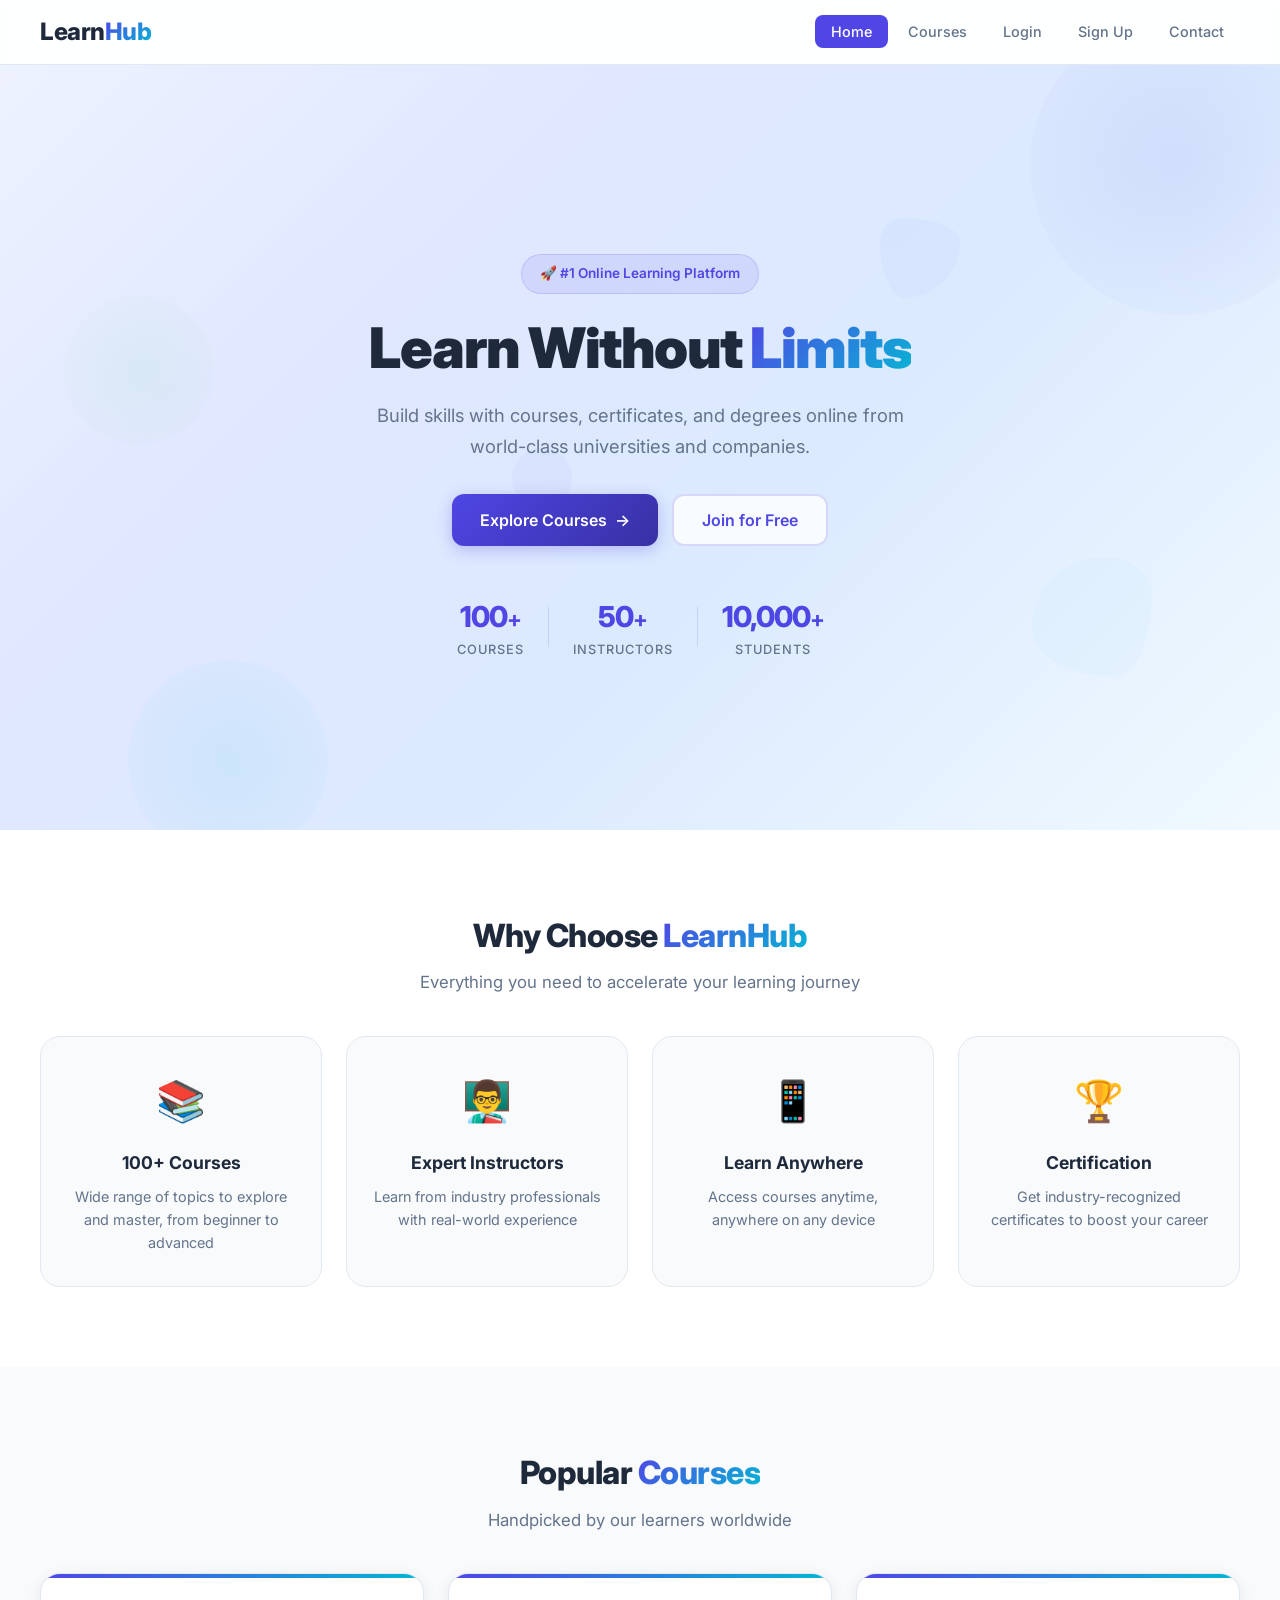
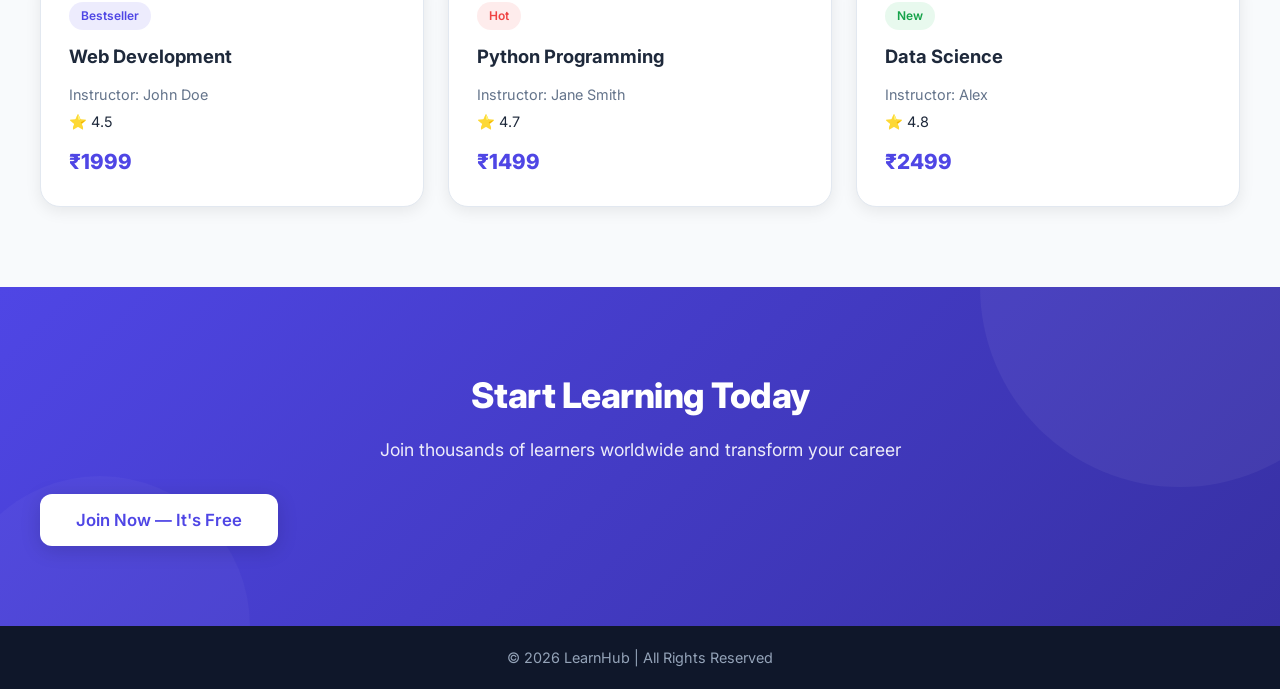
<file: index.html>
<!DOCTYPE html>
<html lang="en">

<head>
    <meta charset="UTF-8">
    <meta name="viewport" content="width=device-width, initial-scale=1.0">
    <meta name="description"
        content="LearnHub — Build skills with expert-led online courses, certifications, and degrees. Start learning today.">
    <title>LearnHub — Learn Without Limits</title>
    <link rel="preconnect" href="https://fonts.googleapis.com">
    <link rel="preconnect" href="https://fonts.gstatic.com" crossorigin>
    <link href="https://fonts.googleapis.com/css2?family=Inter:wght@400;500;600;700;800;900&display=swap"
        rel="stylesheet">
    <link rel="stylesheet" href="styles.css">
</head>

<body>

    <!-- NAVBAR -->
    <header>
        <nav>
            <a href="index.html" class="logo">Learn<span>Hub</span></a>
            <ul>
                <li><a href="index.html" class="active">Home</a></li>
                <li><a href="courses.html">Courses</a></li>
                <li><a href="login.html">Login</a></li>
                <li><a href="signup.html">Sign Up</a></li>
                <li><a href="contact.html">Contact</a></li>
            </ul>
        </nav>
    </header>

    <!-- HERO SECTION -->
    <section class="hero">
        <!-- Floating animated shapes -->
        <div class="hero-particles">
            <div class="particle particle-1"></div>
            <div class="particle particle-2"></div>
            <div class="particle particle-3"></div>
            <div class="particle particle-4"></div>
            <div class="particle particle-5"></div>
            <div class="particle particle-6"></div>
        </div>

        <div class="hero-content">
            <div class="hero-text">
                <span class="hero-badge">🚀 #1 Online Learning Platform</span>
                <h1>Learn Without <span class="gradient-text">Limits</span></h1>
                <p class="hero-subtitle">Build skills with courses, certificates, and degrees online from world-class
                    universities and companies.</p>
                <div class="hero-cta">
                    <button class="btn-primary" onclick="location.href='courses.html'">
                        Explore Courses
                        <span class="btn-arrow">→</span>
                    </button>
                    <button class="btn-secondary" onclick="location.href='signup.html'">
                        Join for Free
                    </button>
                </div>
                <div class="hero-stats">
                    <div class="stat">
                        <span class="stat-number">100<span class="stat-plus">+</span></span>
                        <span class="stat-label">Courses</span>
                    </div>
                    <div class="stat-divider"></div>
                    <div class="stat">
                        <span class="stat-number">50<span class="stat-plus">+</span></span>
                        <span class="stat-label">Instructors</span>
                    </div>
                    <div class="stat-divider"></div>
                    <div class="stat">
                        <span class="stat-number">10,000<span class="stat-plus">+</span></span>
                        <span class="stat-label">Students</span>
                    </div>
                </div>
            </div>

        </div>
    </section>

    <!-- FEATURES -->
    <section class="features">
        <h2>Why Choose <span class="gradient-text">LearnHub</span></h2>
        <p class="section-subtitle">Everything you need to accelerate your learning journey</p>
        <div class="feature-grid">

            <div class="feature-card">
                <div class="feature-icon">📚</div>
                <h3>100+ Courses</h3>
                <p>Wide range of topics to explore and master, from beginner to advanced</p>
            </div>

            <div class="feature-card">
                <div class="feature-icon">👨‍🏫</div>
                <h3>Expert Instructors</h3>
                <p>Learn from industry professionals with real-world experience</p>
            </div>

            <div class="feature-card">
                <div class="feature-icon">📱</div>
                <h3>Learn Anywhere</h3>
                <p>Access courses anytime, anywhere on any device</p>
            </div>

            <div class="feature-card">
                <div class="feature-icon">🏆</div>
                <h3>Certification</h3>
                <p>Get industry-recognized certificates to boost your career</p>
            </div>

        </div>
    </section>

    <!-- COURSES PREVIEW -->
    <section class="courses-preview">
        <h2>Popular <span class="gradient-text">Courses</span></h2>
        <p class="section-subtitle">Handpicked by our learners worldwide</p>

        <div class="course-grid">

            <div class="card">
                <div class="card-badge">Bestseller</div>
                <h3>Web Development</h3>
                <p class="card-instructor">Instructor: John Doe</p>
                <p class="card-rating">⭐ 4.5</p>
                <p class="card-price">₹1999</p>
            </div>

            <div class="card">
                <div class="card-badge hot">Hot</div>
                <h3>Python Programming</h3>
                <p class="card-instructor">Instructor: Jane Smith</p>
                <p class="card-rating">⭐ 4.7</p>
                <p class="card-price">₹1499</p>
            </div>

            <div class="card">
                <div class="card-badge new">New</div>
                <h3>Data Science</h3>
                <p class="card-instructor">Instructor: Alex</p>
                <p class="card-rating">⭐ 4.8</p>
                <p class="card-price">₹2499</p>
            </div>

        </div>
    </section>

    <!-- CTA -->
    <section class="cta">
        <h2>Start Learning Today</h2>
        <p>Join thousands of learners worldwide and transform your career</p>
        <button class="btn-primary cta-btn" onclick="location.href='signup.html'">Join Now — It's Free</button>
    </section>

    <!-- FOOTER -->
    <footer>
        <p>© 2026 LearnHub | All Rights Reserved</p>
    </footer>

    <script>
        // Intersection Observer for scroll animations
        const observer = new IntersectionObserver((entries) => {
            entries.forEach(entry => {
                if (entry.isIntersecting) {
                    entry.target.classList.add('animate-in');
                }
            });
        }, { threshold: 0.1 });

        document.querySelectorAll('.hero-text, .feature-card, .card, .cta, .hero-stats').forEach(el => {
            observer.observe(el);
        });
    </script>

</body>

</html>
</file>
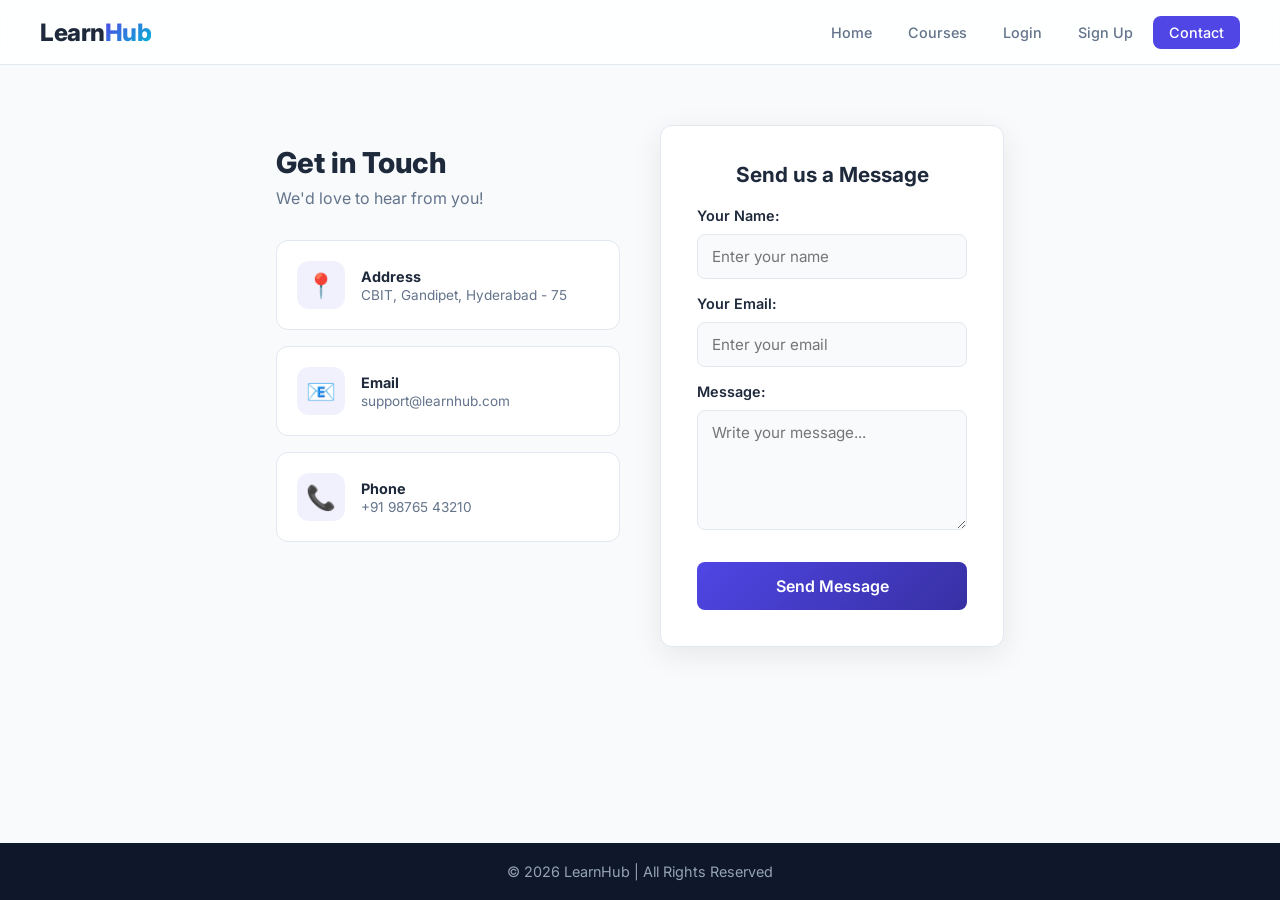
<file: contact.html>
<!DOCTYPE html>
<html lang="en">

<head>
    <meta charset="UTF-8">
    <meta name="viewport" content="width=device-width, initial-scale=1.0">
    <meta name="description"
        content="Contact LearnHub for inquiries, support, or feedback. We'd love to hear from you.">
    <title>Contact — LearnHub</title>
    <link rel="preconnect" href="https://fonts.googleapis.com">
    <link rel="preconnect" href="https://fonts.gstatic.com" crossorigin>
    <link href="https://fonts.googleapis.com/css2?family=Inter:wght@400;500;600;700;800&display=swap" rel="stylesheet">
    <link rel="stylesheet" href="contact.css">
</head>

<body>
    <div class="container">
        <header>
            <nav>
                <a href="index.html" class="logo">Learn<span>Hub</span></a>
                <ul>
                    <li><a href="index.html">Home</a></li>
                    <li><a href="courses.html">Courses</a></li>
                    <li><a href="login.html">Login</a></li>
                    <li><a href="signup.html">Sign Up</a></li>
                    <li><a href="contact.html" class="active">Contact</a></li>
                </ul>
            </nav>
        </header>
    </div>

    <div class="contact">
        <div class="details">
            <h2>Get in Touch</h2>
            <p>We'd love to hear from you!</p>
            <div class="info-cards">
                <div class="info-card">
                    <span class="info-icon">📍</span>
                    <div>
                        <strong>Address</strong>
                        <p>CBIT, Gandipet, Hyderabad - 75</p>
                    </div>
                </div>
                <div class="info-card">
                    <span class="info-icon">📧</span>
                    <div>
                        <strong>Email</strong>
                        <p>support@learnhub.com</p>
                    </div>
                </div>
                <div class="info-card">
                    <span class="info-icon">📞</span>
                    <div>
                        <strong>Phone</strong>
                        <p>+91 98765 43210</p>
                    </div>
                </div>
            </div>
        </div>
        <div class="form">
            <form onsubmit="return validateContact(event)">
                <label for="contactName">Your Name:</label>
                <input type="text" id="contactName" placeholder="Enter your name" required>
                <label for="contactEmail">Your Email:</label>
                <input type="email" id="contactEmail" placeholder="Enter your email" required>
                <label for="contactMessage">Message:</label>
                <textarea id="contactMessage" placeholder="Write your message..." required></textarea>
                <div class="error"></div>
                <button type="submit">Send Message</button>
            </form>
        </div>
    </div>

    <footer>
        <p>© 2026 LearnHub | All Rights Reserved</p>
    </footer>

    <script>
        function validateContact(e) {
            e.preventDefault();
            let isValid = true;

            const name = document.querySelector("#contactName").value.trim();
            const email = document.querySelector("#contactEmail").value.trim();
            const message = document.querySelector("#contactMessage").value.trim();
            const errorDiv = document.querySelector(".error");
            errorDiv.innerHTML = '';

            if (name.length < 2) {
                errorDiv.innerHTML += "Name must be at least 2 characters<br/>";
                isValid = false;
            }

            let emailRegex = /^[a-zA-Z0-9._%+-]+@[a-zA-Z0-9.-]+\.[a-zA-Z]{2,}$/;
            if (!emailRegex.test(email)) {
                errorDiv.innerHTML += "Invalid email format<br/>";
                isValid = false;
            }

            if (message.length < 10) {
                errorDiv.innerHTML += "Message must be at least 10 characters<br/>";
                isValid = false;
            }

            if (isValid) {
                alert("Message sent successfully! We'll get back to you soon.");
                document.querySelector("form").reset();
            }

            return isValid;
        }
    </script>
</body>

</html>
</file>
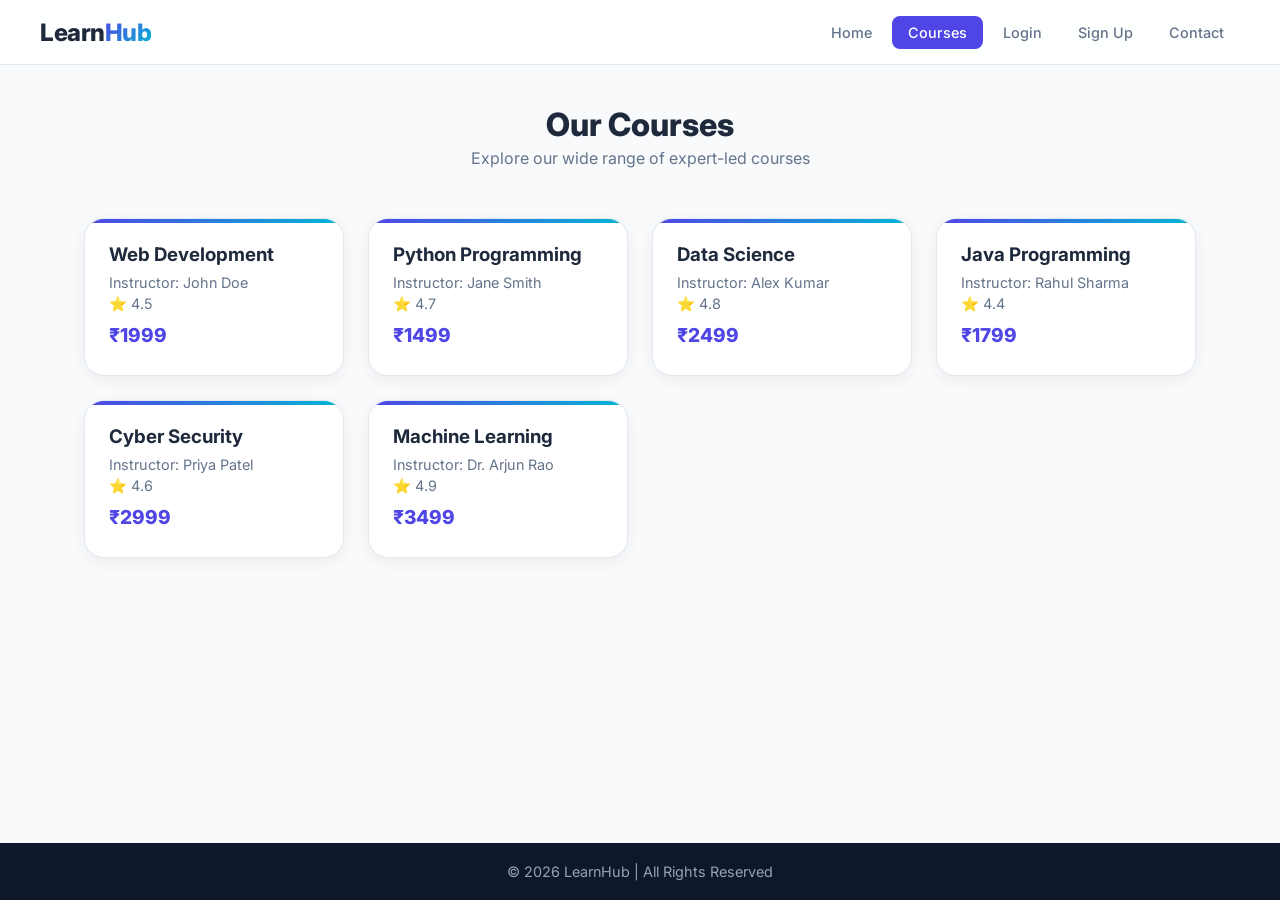
<file: courses.html>
<!DOCTYPE html>
<html lang="en">

<head>
    <meta charset="UTF-8">
    <meta name="viewport" content="width=device-width, initial-scale=1.0">
    <meta name="description"
        content="Browse 100+ online courses at LearnHub. Learn Web Development, Python, Data Science, and more from expert instructors.">
    <title>Courses — LearnHub</title>
    <link rel="preconnect" href="https://fonts.googleapis.com">
    <link rel="preconnect" href="https://fonts.gstatic.com" crossorigin>
    <link href="https://fonts.googleapis.com/css2?family=Inter:wght@400;500;600;700;800&display=swap" rel="stylesheet">
    <link rel="stylesheet" href="courses.css">
</head>

<body>
    <header>
        <nav>
            <a href="index.html" class="logo">Learn<span>Hub</span></a>
            <ul>
                <li><a href="index.html">Home</a></li>
                <li><a href="courses.html" class="active">Courses</a></li>
                <li><a href="login.html">Login</a></li>
                <li><a href="signup.html">Sign Up</a></li>
                <li><a href="contact.html">Contact</a></li>
            </ul>
        </nav>
    </header>

    <div class="page-header">
        <h1>Our Courses</h1>
        <p>Explore our wide range of expert-led courses</p>
    </div>

    <div class="course-grid" id="courseContainer"></div>

    <div id="modal" class="modal">
        <div class="modal-content">
            <span class="close" onclick="closeModal()">&times;</span>

            <h2 id="m-title"></h2>
            <p id="m-instructor"></p>
            <p id="m-rating"></p>
            <p id="m-price"></p>
            <p id="m-duration"></p>
            <p id="m-description"></p>

            <button id="enroll">Enroll Now</button>
        </div>
    </div>

    <footer>
        <p>© 2026 LearnHub | All Rights Reserved</p>
    </footer>

    <script>
        let globalXML = null;
        let isXMLValid = false;

        function validateXML(xml) {
            let root = xml.getElementsByTagName("courses")[0];

            let children = root.children;
            for (let i = 0; i < children.length; i++) {
                if (children[i].tagName !== "course") {
                    alert("Invalid XML structure!");
                    return false;
                }
            }

            let courses = xml.getElementsByTagName("course");

            for (let i = 0; i < courses.length; i++) {
                let title = courses[i].getElementsByTagName("title")[0];
                let instructor = courses[i].getElementsByTagName("instructor")[0];
                let price = courses[i].getElementsByTagName("price")[0];
                let rating = courses[i].getElementsByTagName("rating")[0];

                if (!title || !instructor || !price || !rating) {
                    alert("XML Validation Failed: Missing fields!");
                    return false;
                }

                if (!/^\d+$/.test(price.textContent)) {
                    alert("Price must be a number!");
                    return false;
                }

                if (!/^\d+(\.\d+)?$/.test(rating.textContent)) {
                    alert("Rating must be a number!");
                    return false;
                }
            }

            return true;
        }

        function loadCourses() {
            fetch("courses.xml")
                .then(res => res.text())
                .then(data => {
                    let parser = new DOMParser();
                    globalXML = parser.parseFromString(data, "application/xml");

                    if (globalXML.getElementsByTagName("parsererror").length > 0) {
                        alert("Invalid XML format!");
                        isXMLValid = false;
                        document.getElementById("courseContainer").innerHTML =
                            "<p style='color:red;text-align:center;'>Invalid XML Data</p>";
                        return;
                    }

                    if (!validateXML(globalXML)) {
                        isXMLValid = false;
                        document.getElementById("courseContainer").innerHTML =
                            "<p style='color:red;text-align:center;'>Invalid XML Data</p>";
                        return;
                    }

                    isXMLValid = true;

                    let courses = globalXML.getElementsByTagName("course");
                    let output = "";

                    for (let i = 0; i < courses.length; i++) {
                        let title = courses[i].getElementsByTagName("title")[0].textContent;
                        let instructor = courses[i].getElementsByTagName("instructor")[0].textContent;
                        let price = courses[i].getElementsByTagName("price")[0].textContent;
                        let rating = courses[i].getElementsByTagName("rating")[0].textContent;

                        output += `
                    <div class="card" onclick="openModal(${i})">
                        <h3>${title}</h3>
                        <p>Instructor: ${instructor}</p>
                        <p>⭐ ${rating}</p>
                        <p class="price">₹${price}</p>
                    </div>
                `;
                    }

                    document.getElementById("courseContainer").innerHTML = output;
                })
                .catch(() => {
                    alert("Error loading XML");
                });
        }

        function openModal(index) {
            if (!isXMLValid) {
                alert("Invalid XML data. Cannot open course.");
                return;
            }

            let course = globalXML.getElementsByTagName("course")[index];

            document.getElementById("m-title").textContent =
                course.getElementsByTagName("title")[0].textContent;

            document.getElementById("m-instructor").textContent =
                "Instructor: " + course.getElementsByTagName("instructor")[0].textContent;

            document.getElementById("m-rating").textContent =
                "Rating: " + course.getElementsByTagName("rating")[0].textContent;

            document.getElementById("m-price").textContent =
                "Price: ₹" + course.getElementsByTagName("price")[0].textContent;

            document.getElementById("m-duration").textContent =
                "Duration: " + course.getElementsByTagName("duration")[0].textContent;

            document.getElementById("m-description").textContent =
                course.getElementsByTagName("description")[0].textContent;

            document.getElementById("modal").style.display = "flex";
        }

        function closeModal() {
            document.getElementById("modal").style.display = "none";
        }

        window.onclick = function (e) {
            let modal = document.getElementById("modal");
            if (e.target === modal) {
                modal.style.display = "none";
            }
        };

        document.addEventListener("DOMContentLoaded", () => {
            document.getElementById("enroll").addEventListener("click", () => {
                alert("Coming Soon");
            });
        });

        window.onload = loadCourses;
    </script>
</body>

</html>
</file>
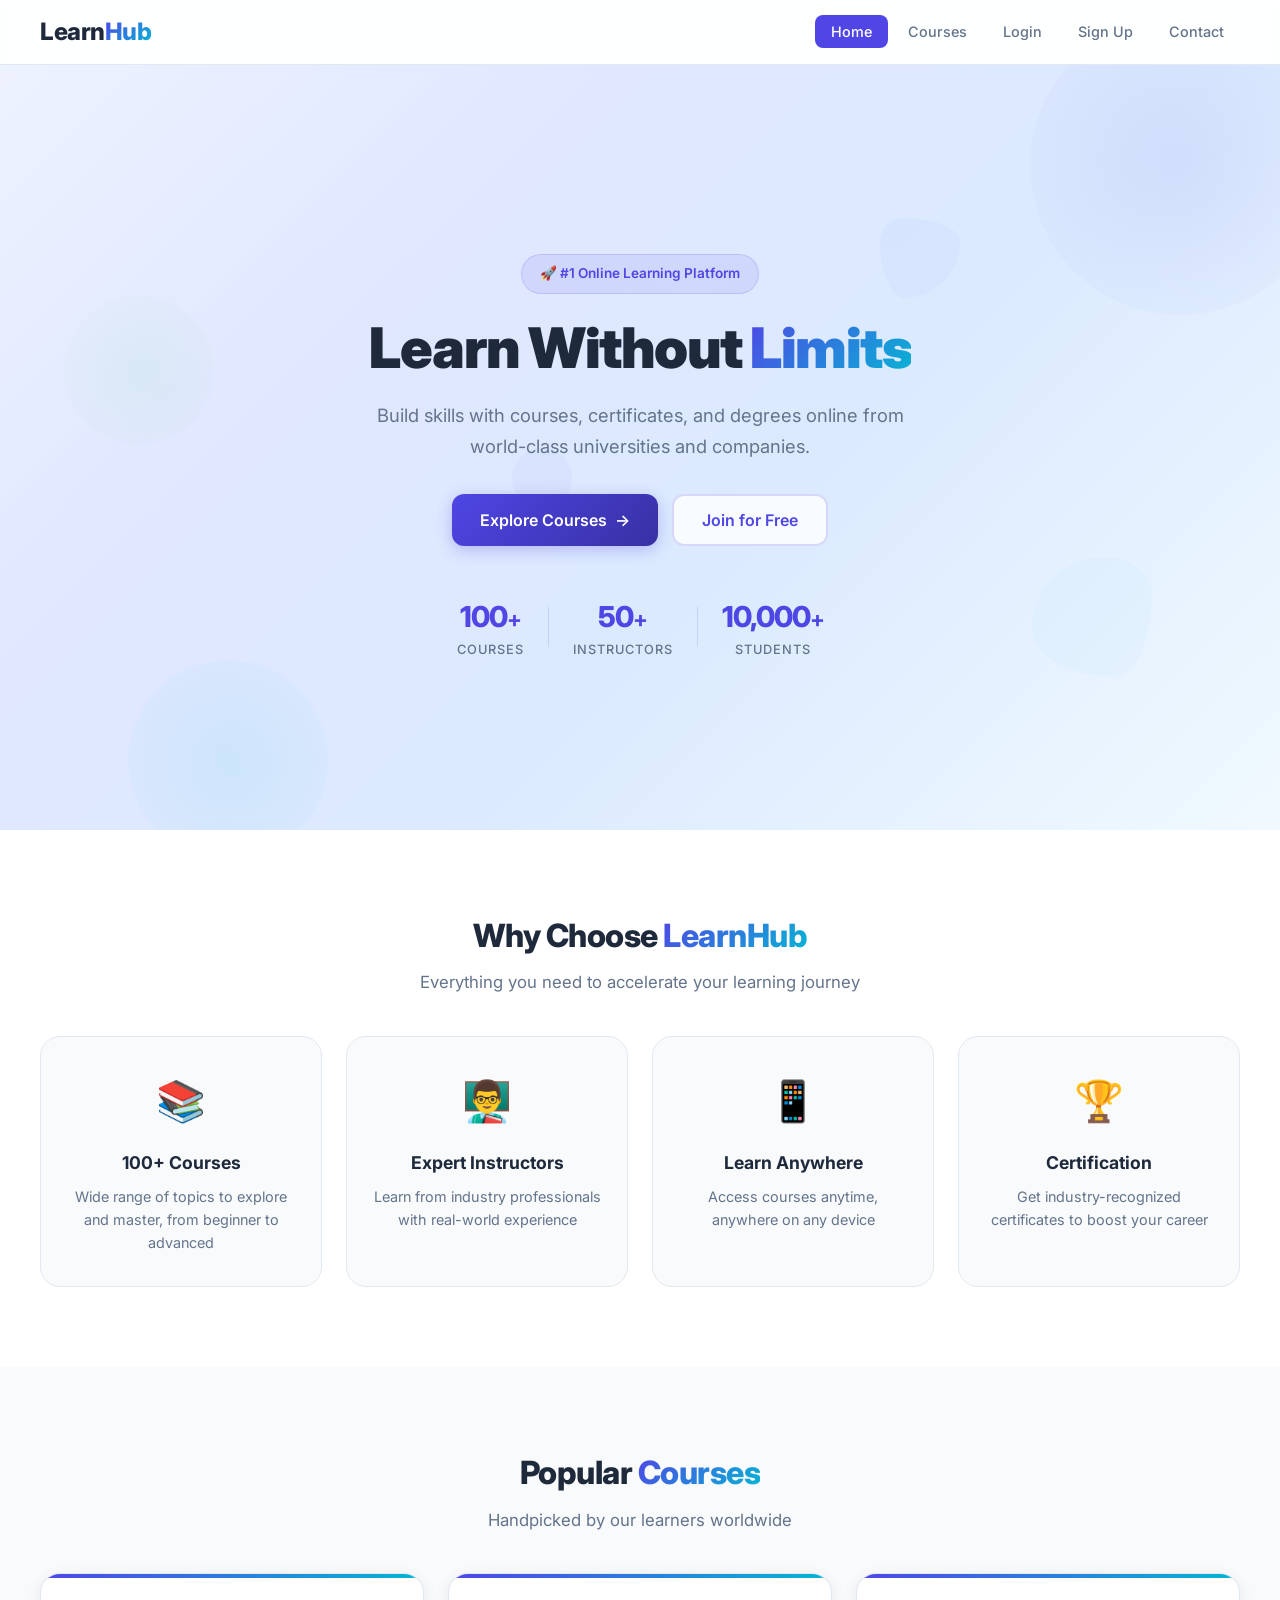
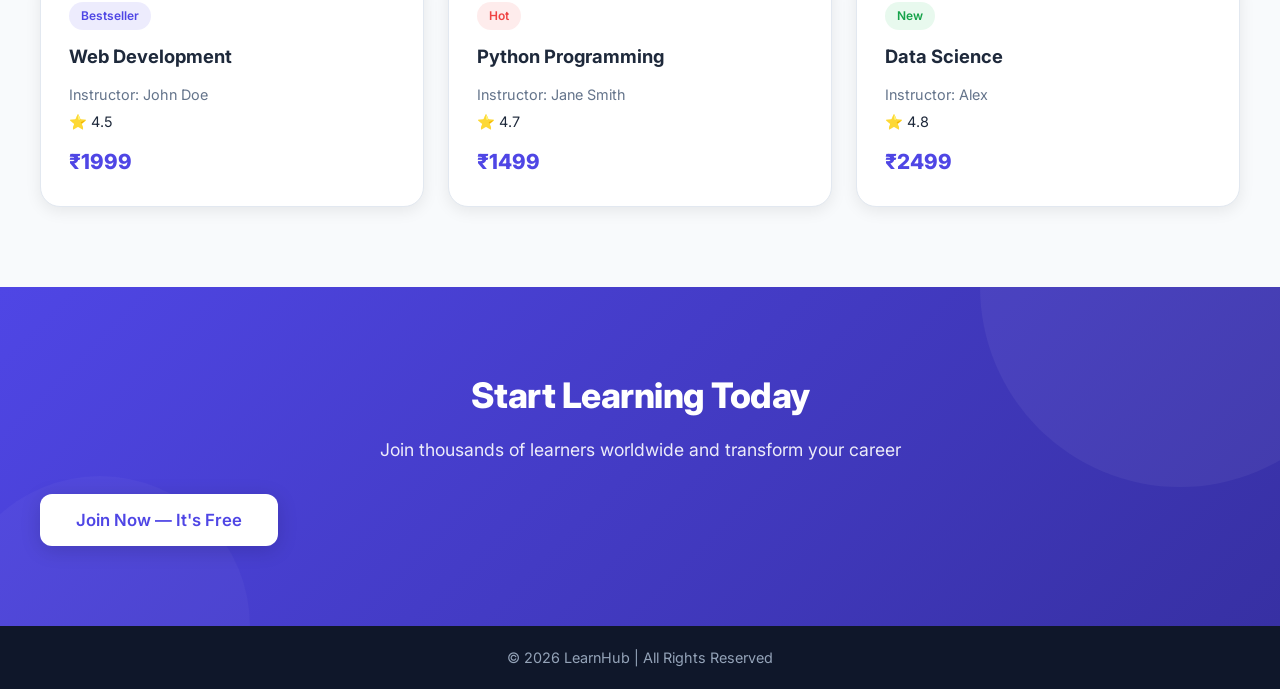
<file: home.html>
<!DOCTYPE html>
<html lang="en">

<head>
    <meta charset="UTF-8">
    <meta name="viewport" content="width=device-width, initial-scale=1.0">
    <meta name="description" content="LearnHub — Build skills with expert-led online courses, certifications, and degrees. Start learning today.">
    <title>LearnHub — Learn Without Limits</title>
    <link rel="preconnect" href="https://fonts.googleapis.com">
    <link rel="preconnect" href="https://fonts.gstatic.com" crossorigin>
    <link href="https://fonts.googleapis.com/css2?family=Inter:wght@400;500;600;700;800;900&display=swap" rel="stylesheet">
    <link rel="stylesheet" href="styles.css">
</head>

<body>

    <!-- NAVBAR -->
    <header>
        <nav>
            <a href="home.html" class="logo">Learn<span>Hub</span></a>
            <ul>
                <li><a href="home.html" class="active">Home</a></li>
                <li><a href="courses.html">Courses</a></li>
                <li><a href="login.html">Login</a></li>
                <li><a href="signup.html">Sign Up</a></li>
                <li><a href="contact.html">Contact</a></li>
            </ul>
        </nav>
    </header>

    <!-- HERO SECTION -->
    <section class="hero">
        <!-- Floating animated shapes -->
        <div class="hero-particles">
            <div class="particle particle-1"></div>
            <div class="particle particle-2"></div>
            <div class="particle particle-3"></div>
            <div class="particle particle-4"></div>
            <div class="particle particle-5"></div>
            <div class="particle particle-6"></div>
        </div>

        <div class="hero-content">
            <div class="hero-text">
                <span class="hero-badge">🚀 #1 Online Learning Platform</span>
                <h1>Learn Without <span class="gradient-text">Limits</span></h1>
                <p class="hero-subtitle">Build skills with courses, certificates, and degrees online from world-class
                    universities and companies.</p>
                <div class="hero-cta">
                    <button class="btn-primary" onclick="location.href='courses.html'">
                        Explore Courses
                        <span class="btn-arrow">→</span>
                    </button>
                    <button class="btn-secondary" onclick="location.href='signup.html'">
                        Join for Free
                    </button>
                </div>
                <div class="hero-stats">
                    <div class="stat">
                        <span class="stat-number">100<span class="stat-plus">+</span></span>
                        <span class="stat-label">Courses</span>
                    </div>
                    <div class="stat-divider"></div>
                    <div class="stat">
                        <span class="stat-number">50<span class="stat-plus">+</span></span>
                        <span class="stat-label">Instructors</span>
                    </div>
                    <div class="stat-divider"></div>
                    <div class="stat">
                        <span class="stat-number">10,000<span class="stat-plus">+</span></span>
                        <span class="stat-label">Students</span>
                    </div>
                </div>
            </div>

        </div>
    </section>

    <!-- FEATURES -->
    <section class="features">
        <h2>Why Choose <span class="gradient-text">LearnHub</span></h2>
        <p class="section-subtitle">Everything you need to accelerate your learning journey</p>
        <div class="feature-grid">

            <div class="feature-card">
                <div class="feature-icon">📚</div>
                <h3>100+ Courses</h3>
                <p>Wide range of topics to explore and master, from beginner to advanced</p>
            </div>

            <div class="feature-card">
                <div class="feature-icon">👨‍🏫</div>
                <h3>Expert Instructors</h3>
                <p>Learn from industry professionals with real-world experience</p>
            </div>

            <div class="feature-card">
                <div class="feature-icon">📱</div>
                <h3>Learn Anywhere</h3>
                <p>Access courses anytime, anywhere on any device</p>
            </div>

            <div class="feature-card">
                <div class="feature-icon">🏆</div>
                <h3>Certification</h3>
                <p>Get industry-recognized certificates to boost your career</p>
            </div>

        </div>
    </section>

    <!-- COURSES PREVIEW -->
    <section class="courses-preview">
        <h2>Popular <span class="gradient-text">Courses</span></h2>
        <p class="section-subtitle">Handpicked by our learners worldwide</p>

        <div class="course-grid">

            <div class="card">
                <div class="card-badge">Bestseller</div>
                <h3>Web Development</h3>
                <p class="card-instructor">Instructor: John Doe</p>
                <p class="card-rating">⭐ 4.5</p>
                <p class="card-price">₹1999</p>
            </div>

            <div class="card">
                <div class="card-badge hot">Hot</div>
                <h3>Python Programming</h3>
                <p class="card-instructor">Instructor: Jane Smith</p>
                <p class="card-rating">⭐ 4.7</p>
                <p class="card-price">₹1499</p>
            </div>

            <div class="card">
                <div class="card-badge new">New</div>
                <h3>Data Science</h3>
                <p class="card-instructor">Instructor: Alex</p>
                <p class="card-rating">⭐ 4.8</p>
                <p class="card-price">₹2499</p>
            </div>

        </div>
    </section>

    <!-- CTA -->
    <section class="cta">
        <h2>Start Learning Today</h2>
        <p>Join thousands of learners worldwide and transform your career</p>
        <button class="btn-primary cta-btn" onclick="location.href='signup.html'">Join Now — It's Free</button>
    </section>

    <!-- FOOTER -->
    <footer>
        <p>© 2026 LearnHub | All Rights Reserved</p>
    </footer>

    <script>
        // Intersection Observer for scroll animations
        const observer = new IntersectionObserver((entries) => {
            entries.forEach(entry => {
                if (entry.isIntersecting) {
                    entry.target.classList.add('animate-in');
                }
            });
        }, { threshold: 0.1 });

        document.querySelectorAll('.hero-text, .feature-card, .card, .cta, .hero-stats').forEach(el => {
            observer.observe(el);
        });
    </script>

</body>

</html>
</file>
<file: styles.css>
/* RESET */
* {
    margin: 0;
    padding: 0;
    box-sizing: border-box;
}

/* THEME */
:root {
    --primary: #4f46e5;
    --primary-light: #818cf8;
    --primary-dark: #3730a3;
    --secondary: #06b6d4;
    --bg: #f8fafc;
    --card: #ffffff;
    --text: #1e293b;
    --text-muted: #64748b;
    --border: #e2e8f0;
    --font: 'Inter', 'Segoe UI', system-ui, sans-serif;
    --shadow-md: 0 4px 16px rgba(0, 0, 0, 0.08);
    --shadow-lg: 0 10px 40px rgba(0, 0, 0, 0.12);
    --shadow-glow: 0 0 60px rgba(79, 70, 229, 0.15);
    --radius: 12px;
    --radius-lg: 20px;
}

html {
    scroll-behavior: smooth;
}

/* BODY */
body {
    background: var(--bg);
    color: var(--text);
    font-family: var(--font);
    line-height: 1.6;
    overflow-x: hidden;
}

/* NAVBAR */
header {
    background: rgba(255, 255, 255, 0.85);
    backdrop-filter: blur(16px);
    -webkit-backdrop-filter: blur(16px);
    padding: 0 40px;
    border-bottom: 1px solid var(--border);
    position: sticky;
    z-index: 9000;
    top: 0;
}

header nav {
    display: flex;
    justify-content: space-between;
    align-items: center;
    max-width: 1200px;
    margin: 0 auto;
    height: 64px;
}

.logo {
    font-size: 1.5rem;
    font-weight: 800;
    text-decoration: none;
    color: var(--text);
    letter-spacing: -0.5px;
}

.logo span {
    background: linear-gradient(135deg, var(--primary), var(--secondary));
    -webkit-background-clip: text;
    -webkit-text-fill-color: transparent;
    background-clip: text;
}

header ul {
    display: flex;
    justify-content: center;
    align-items: center;
    gap: 4px;
}

header ul li {
    list-style: none;
}

header ul li a {
    text-decoration: none;
    color: var(--text-muted);
    padding: 8px 16px;
    border-radius: 8px;
    transition: all 0.3s ease;
    font-weight: 500;
    font-size: 0.9rem;
}

header ul li a:hover,
header ul li a.active {
    background: var(--primary);
    color: white;
}

/* SECTIONS — Global */
section {
    padding: 80px 40px;
}

section h2 {
    font-size: 2rem;
    font-weight: 800;
    text-align: center;
    margin-bottom: 8px;
    letter-spacing: -0.5px;
}

.section-subtitle {
    text-align: center;
    color: var(--text-muted);
    margin-bottom: 40px;
    font-size: 1.05rem;
}

.gradient-text {
    background: linear-gradient(135deg, var(--primary), var(--secondary));
    -webkit-background-clip: text;
    -webkit-text-fill-color: transparent;
    background-clip: text;
}

/* HERO SECTION */
.hero {
    position: relative;
    padding: 100px 40px 80px;
    background: linear-gradient(135deg, #eef2ff 0%, #e0e7ff 30%, #dbeafe 60%, #f0f9ff 100%);
    overflow: hidden;
    min-height: 85vh;
    display: flex;
    align-items: center;
    justify-content: center;
}

/* Floating Particles */
.hero-particles {
    position: absolute;
    inset: 0;
    pointer-events: none;
    overflow: hidden;
}

.particle {
    position: absolute;
    border-radius: 50%;
    opacity: 0.4;
}

.particle-1 {
    width: 300px;
    height: 300px;
    background: radial-gradient(circle, rgba(79, 70, 229, 0.2), transparent);
    top: -50px;
    right: -50px;
    animation: float 8s ease-in-out infinite;
}

.particle-2 {
    width: 200px;
    height: 200px;
    background: radial-gradient(circle, rgba(6, 182, 212, 0.2), transparent);
    bottom: -30px;
    left: 10%;
    animation: float 10s ease-in-out infinite reverse;
}

.particle-3 {
    width: 150px;
    height: 150px;
    background: radial-gradient(circle, rgba(34, 197, 94, 0.15), transparent);
    top: 30%;
    left: 5%;
    animation: float 12s ease-in-out infinite 2s;
}

.particle-4 {
    width: 80px;
    height: 80px;
    background: rgba(79, 70, 229, 0.08);
    top: 20%;
    right: 25%;
    animation: float 6s ease-in-out infinite 1s;
    border-radius: 30% 70% 70% 30% / 30% 30% 70% 70%;
}

.particle-5 {
    width: 120px;
    height: 120px;
    background: rgba(6, 182, 212, 0.06);
    bottom: 20%;
    right: 10%;
    animation: float 9s ease-in-out infinite 3s;
    border-radius: 60% 40% 30% 70% / 60% 30% 70% 40%;
}

.particle-6 {
    width: 60px;
    height: 60px;
    background: rgba(79, 70, 229, 0.1);
    top: 50%;
    left: 40%;
    animation: float 7s ease-in-out infinite 4s;
}

@keyframes float {
    0%, 100% { transform: translateY(0) rotate(0deg); }
    33% { transform: translateY(-20px) rotate(5deg); }
    66% { transform: translateY(10px) rotate(-3deg); }
}

/* Hero Content Layout */
.hero-content {
    max-width: 700px;
    width: 100%;
    position: relative;
    z-index: 2;
    text-align: center;
}

/* Hero Text */
.hero-text {
    opacity: 0;
    transform: translateY(30px);
    transition: all 0.8s cubic-bezier(0.16, 1, 0.3, 1);
}

.hero-text.animate-in {
    opacity: 1;
    transform: translateY(0);
}

.hero-badge {
    display: inline-block;
    background: rgba(79, 70, 229, 0.1);
    color: var(--primary);
    padding: 8px 18px;
    border-radius: 50px;
    font-size: 0.85rem;
    font-weight: 600;
    margin-bottom: 24px;
    border: 1px solid rgba(79, 70, 229, 0.15);
    animation: pulseGlow 3s ease-in-out infinite;
}

@keyframes pulseGlow {
    0%, 100% { box-shadow: 0 0 0 0 rgba(79, 70, 229, 0.1); }
    50% { box-shadow: 0 0 20px 4px rgba(79, 70, 229, 0.1); }
}

.hero h1 {
    font-size: 3.5rem;
    font-weight: 900;
    line-height: 1.1;
    margin-bottom: 20px;
    color: var(--text);
    letter-spacing: -1.5px;
}

.hero-subtitle {
    color: var(--text-muted);
    font-size: 1.15rem;
    line-height: 1.7;
    margin-bottom: 32px;
    max-width: 560px;
    margin-left: auto;
    margin-right: auto;
}

/* Hero Buttons */
.hero-cta {
    display: flex;
    gap: 14px;
    margin-bottom: 48px;
    flex-wrap: wrap;
    justify-content: center;
}

.btn-primary {
    background: linear-gradient(135deg, var(--primary), var(--primary-dark));
    color: white;
    border: none;
    border-radius: 12px;
    padding: 14px 28px;
    font-size: 1rem;
    font-weight: 600;
    cursor: pointer;
    transition: all 0.3s ease;
    display: flex;
    align-items: center;
    gap: 8px;
    font-family: var(--font);
    box-shadow: 0 4px 15px rgba(79, 70, 229, 0.3);
}

.btn-primary:hover {
    transform: translateY(-3px);
    box-shadow: 0 8px 25px rgba(79, 70, 229, 0.4);
}

.btn-arrow {
    transition: transform 0.3s ease;
}

.btn-primary:hover .btn-arrow {
    transform: translateX(4px);
}

.btn-secondary {
    background: rgba(255, 255, 255, 0.8);
    color: var(--primary);
    border: 2px solid rgba(79, 70, 229, 0.2);
    border-radius: 12px;
    padding: 14px 28px;
    font-size: 1rem;
    font-weight: 600;
    cursor: pointer;
    transition: all 0.3s ease;
    font-family: var(--font);
    backdrop-filter: blur(8px);
}

.btn-secondary:hover {
    background: white;
    border-color: var(--primary);
    transform: translateY(-3px);
    box-shadow: 0 8px 20px rgba(79, 70, 229, 0.15);
}

/* Hero Stats */
.hero-stats {
    display: flex;
    align-items: center;
    gap: 24px;
    justify-content: center;
    opacity: 0;
    transform: translateY(20px);
    transition: all 0.8s cubic-bezier(0.16, 1, 0.3, 1) 0.3s;
}

.hero-stats.animate-in {
    opacity: 1;
    transform: translateY(0);
}

.stat {
    text-align: center;
}

.stat-number {
    font-size: 1.8rem;
    font-weight: 800;
    color: var(--primary);
    letter-spacing: -1px;
}

.stat-plus {
    font-size: 1.4rem;
    font-weight: 700;
    color: var(--primary);
}

.stat-label {
    display: block;
    font-size: 0.8rem;
    color: var(--text-muted);
    font-weight: 500;
    text-transform: uppercase;
    letter-spacing: 1px;
}

.stat-divider {
    width: 1px;
    height: 40px;
    background: rgba(79, 70, 229, 0.15);
}



/* FEATURES */
.features {
    background: white;
}

.feature-grid {
    display: grid;
    grid-template-columns: repeat(auto-fit, minmax(240px, 1fr));
    gap: 24px;
    margin-top: 20px;
    max-width: 1200px;
    margin-left: auto;
    margin-right: auto;
}

.feature-card {
    background: var(--bg);
    padding: 32px 24px;
    border-radius: var(--radius-lg);
    border: 1px solid var(--border);
    transition: all 0.4s ease;
    text-align: center;
    opacity: 0;
    transform: translateY(20px);
}

.feature-card.animate-in {
    opacity: 1;
    transform: translateY(0);
}

.feature-card:nth-child(2).animate-in { transition-delay: 0.1s; }
.feature-card:nth-child(3).animate-in { transition-delay: 0.2s; }
.feature-card:nth-child(4).animate-in { transition-delay: 0.3s; }

.feature-icon {
    font-size: 2.5rem;
    margin-bottom: 16px;
}

.feature-card h3 {
    font-size: 1.1rem;
    font-weight: 700;
    margin-bottom: 8px;
    color: var(--text);
}

.feature-card p {
    color: var(--text-muted);
    font-size: 0.9rem;
    line-height: 1.6;
}

.feature-card:hover {
    border-color: var(--primary-light);
    box-shadow: var(--shadow-glow);
    transform: translateY(-6px);
}

/* COURSES PREVIEW */   
.courses-preview {
    padding: 80px 40px;
    background: var(--bg);
}

.course-grid {
    display: grid;
    grid-template-columns: repeat(auto-fit, minmax(280px, 1fr));
    gap: 24px;
    margin-top: 10px;
    max-width: 1200px;
    margin-left: auto;
    margin-right: auto;
}

.card {
    background: white;
    padding: 28px;
    border-radius: var(--radius-lg);
    box-shadow: var(--shadow-md);
    transition: all 0.4s ease;
    position: relative;
    overflow: hidden;
    border: 1px solid var(--border);
    opacity: 0;
    transform: translateY(20px);
}

.card.animate-in {
    opacity: 1;
    transform: translateY(0);
}

.card:nth-child(2).animate-in { transition-delay: 0.1s; }
.card:nth-child(3).animate-in { transition-delay: 0.2s; }

.card:hover {
    transform: translateY(-6px);
    box-shadow: var(--shadow-lg);
}

.card::before {
    content: "";
    position: absolute;
    top: 0;
    left: 0;
    height: 4px;
    width: 100%;
    background: linear-gradient(90deg, var(--primary), var(--secondary));
    border-top-left-radius: var(--radius-lg);
    border-top-right-radius: var(--radius-lg);
}

.card h3 {
    color: var(--text);
    font-size: 1.15rem;
    font-weight: 700;
    margin-bottom: 12px;
}

.card-badge {
    display: inline-block;
    background: rgba(79, 70, 229, 0.1);
    color: var(--primary);
    padding: 4px 12px;
    border-radius: 50px;
    font-size: 0.75rem;
    font-weight: 600;
    margin-bottom: 12px;
}

.card-badge.hot {
    background: rgba(239, 68, 68, 0.1);
    color: #ef4444;
}

.card-badge.new {
    background: rgba(34, 197, 94, 0.1);
    color: #16a34a;
}

.card-instructor {
    color: var(--text-muted);
    font-size: 0.9rem;
    margin-bottom: 4px;
}

.card-rating {
    font-size: 0.9rem;
    margin-bottom: 4px;
}

.card-price {
    font-size: 1.3rem;
    font-weight: 800;
    color: var(--primary);
    margin-top: 12px;
}



   /* CTA SECTION */
.cta {
    text-align: center;
    padding: 80px 40px;
    background: linear-gradient(135deg, var(--primary), var(--primary-dark));
    color: white;
    position: relative;
    overflow: hidden;
    opacity: 0;
    transform: translateY(20px);
    transition: all 0.8s ease;
}

.cta.animate-in {
    opacity: 1;
    transform: translateY(0);
}

.cta::before {
    content: "";
    position: absolute;
    width: 400px;
    height: 400px;
    background: rgba(255, 255, 255, 0.05);
    border-radius: 50%;
    top: -200px;
    right: -100px;
}

.cta::after {
    content: "";
    position: absolute;
    width: 300px;
    height: 300px;
    background: rgba(255, 255, 255, 0.03);
    border-radius: 50%;
    bottom: -150px;
    left: -50px;
}

.cta h2 {
    font-size: 2.2rem;
    font-weight: 800;
    margin-bottom: 12px;
    position: relative;
    z-index: 1;
}

.cta p {
    font-size: 1.1rem;
    opacity: 0.9;
    margin-bottom: 30px;
    position: relative;
    z-index: 1;
}

.cta-btn {
    background: white !important;
    color: var(--primary) !important;
    box-shadow: 0 4px 20px rgba(0, 0, 0, 0.15);
    position: relative;
    z-index: 1;
    font-size: 1.05rem;
    padding: 16px 36px;
}

.cta-btn:hover {
    box-shadow: 0 8px 30px rgba(0, 0, 0, 0.25);
}
   /* FOOTER */
footer {
    text-align: center;
    padding: 20px;
    background: #0f172a;
    color: #94a3b8;
    font-size: 0.9rem;
}


button {
    font-family: var(--font);
}
</file>
<file: contact.css>
/* RESET */
* {
  margin: 0;
  padding: 0;
  box-sizing: border-box;
}

/* THEME */
:root {
  --primary: #4f46e5;
  --primary-light: #818cf8;
  --primary-dark: #3730a3;
  --secondary: #06b6d4;
  --bg: #f8fafc;
  --card: #ffffff;
  --text: #1e293b;
  --text-muted: #64748b;
  --border: #e2e8f0;
  --font: 'Inter', 'Segoe UI', system-ui, sans-serif;
  --radius: 12px;
}

/* BODY */
body {
  background: var(--bg);
  display: flex;
  flex-direction: column;
  min-height: 100vh;
  font-family: var(--font);
  color: var(--text);
}

/* NAVBAR */
header {
  background: rgba(255, 255, 255, 0.85);
  backdrop-filter: blur(16px);
  -webkit-backdrop-filter: blur(16px);
  padding: 0 40px;
  border-bottom: 1px solid var(--border);
  position: sticky;
  z-index: 1000;
  top: 0;
}

header nav {
  display: flex;
  justify-content: space-between;
  align-items: center;
  max-width: 1200px;
  margin: 0 auto;
  height: 64px;
}

.logo {
  font-size: 1.5rem;
  font-weight: 800;
  text-decoration: none;
  color: var(--text);
  letter-spacing: -0.5px;
}

.logo span {
  background: linear-gradient(135deg, var(--primary), var(--secondary));
  -webkit-background-clip: text;
  -webkit-text-fill-color: transparent;
  background-clip: text;
}

header ul {
  display: flex;
  justify-content: center;
  align-items: center;
  gap: 4px;
}

header ul li {
  list-style: none;
}

header ul li a {
  text-decoration: none;
  color: var(--text-muted);
  padding: 8px 16px;
  border-radius: 8px;
  transition: all 0.3s ease;
  font-weight: 500;
  font-size: 0.9rem;
}

header ul li a:hover,
header ul li a.active {
  background: var(--primary);
  color: white;
}

/* CONTACT LAYOUT */
.contact {
  flex: 1;
  display: grid;
  grid-template-columns: 1fr 1fr;
  gap: 40px;
  max-width: 1100px;
  margin: 0 auto;
  padding: 60px 40px;
  align-items: start;
}

/* DETAILS SECTION */
.details {
  padding: 20px 0;
}

.details h2 {
  font-size: 1.8rem;
  font-weight: 800;
  margin-bottom: 8px;
  color: var(--text);
}

.details > p {
  color: var(--text-muted);
  margin-bottom: 32px;
  font-size: 1rem;
}

.info-cards {
  display: flex;
  flex-direction: column;
  gap: 16px;
}

.info-card {
  display: flex;
  align-items: center;
  gap: 16px;
  padding: 20px;
  background: var(--card);
  border-radius: var(--radius);
  border: 1px solid var(--border);
  transition: all 0.3s ease;
}

.info-card:hover {
  border-color: var(--primary-light);
  box-shadow: 0 4px 16px rgba(79, 70, 229, 0.08);
  transform: translateY(-2px);
}

.info-icon {
  font-size: 1.5rem;
  width: 48px;
  height: 48px;
  display: flex;
  align-items: center;
  justify-content: center;
  background: rgba(79, 70, 229, 0.08);
  border-radius: 12px;
  flex-shrink: 0;
}

.info-card strong {
  display: block;
  font-size: 0.9rem;
  color: var(--text);
  margin-bottom: 2px;
}

.info-card p {
  color: var(--text-muted);
  font-size: 0.85rem;
  margin: 0;
}

/* FORM SECTION */
.form {
  display: flex;
  justify-content: center;
  align-items: flex-start;
}

/* FORM CARD */
form {
  background: var(--card);
  padding: 36px;
  border-radius: var(--radius);
  width: 100%;
  max-width: 440px;
  box-shadow: 0 8px 30px rgba(0, 0, 0, 0.08);
  animation: fadeIn 0.5s ease;
  border: 1px solid var(--border);
}

/* TITLE */
form::before {
  content: "Send us a Message";
  display: block;
  font-size: 1.3rem;
  font-weight: 700;
  margin-bottom: 20px;
  text-align: center;
  color: var(--text);
}

/* LABELS */
label {
  font-weight: 600;
  font-size: 0.9rem;
  color: var(--text);
  display: block;
  margin-bottom: 4px;
}

/* INPUTS */
input {
  width: 100%;
  padding: 12px 14px;
  margin: 6px 0 16px;
  border-radius: 8px;
  border: 1px solid var(--border);
  transition: all 0.3s ease;
  font-family: var(--font);
  font-size: 0.95rem;
  background: var(--bg);
}

input:focus {
  border-color: var(--primary);
  box-shadow: 0 0 0 4px rgba(79, 70, 229, 0.1);
  outline: none;
  background: white;
}

textarea {
  width: 100%;
  min-height: 120px;
  padding: 12px 14px;
  margin: 6px 0 16px;
  border-radius: 8px;
  border: 1px solid var(--border);
  transition: all 0.3s ease;
  font-family: var(--font);
  font-size: 0.95rem;
  background: var(--bg);
  resize: vertical;
}

textarea:focus {
  border-color: var(--primary);
  box-shadow: 0 0 0 4px rgba(79, 70, 229, 0.1);
  outline: none;
  background: white;
}

/* ERROR */
.error {
  color: #ef4444;
  text-align: center;
  font-size: 0.85rem;
  margin-bottom: 12px;
  font-weight: 500;
}

/* BUTTON */
button {
  width: 100%;
  padding: 14px;
  background: linear-gradient(135deg, var(--primary), var(--primary-dark));
  color: white;
  border: none;
  border-radius: 8px;
  font-weight: 600;
  cursor: pointer;
  transition: all 0.3s ease;
  font-family: var(--font);
  font-size: 1rem;
}

button:hover {
  transform: translateY(-2px);
  box-shadow: 0 6px 20px rgba(79, 70, 229, 0.3);
}

/* FOOTER */
footer {
  text-align: center;
  padding: 20px;
  background: #0f172a;
  color: #94a3b8;
  font-size: 0.9rem;
}

/* ANIMATION */
@keyframes fadeIn {
  from {
    opacity: 0;
    transform: translateY(20px);
  }
  to {
    opacity: 1;
    transform: translateY(0);
  }
}
</file>
<file: courses.css>
/* RESET */
* {
  margin: 0;
  padding: 0;
  box-sizing: border-box;
}

/* THEME */
:root {
  --primary: #4f46e5;
  --primary-light: #818cf8;
  --primary-dark: #3730a3;
  --secondary: #06b6d4;
  --bg: #f8fafc;
  --card: #ffffff;
  --text: #1e293b;
  --text-muted: #64748b;
  --border: #e2e8f0;
  --font: 'Inter', 'Segoe UI', system-ui, sans-serif;
  --radius: 12px;
  --radius-lg: 20px;
}

/* BODY */
body {
  background: var(--bg);
  display: flex;
  flex-direction: column;
  min-height: 100vh;
  font-family: var(--font);
  color: var(--text);
}

/* NAVBAR */
header {
  background: rgba(255, 255, 255, 0.85);
  backdrop-filter: blur(16px);
  -webkit-backdrop-filter: blur(16px);
  padding: 0 40px;
  border-bottom: 1px solid var(--border);
  position: sticky;
  z-index: 1000;
  top: 0;
}

header nav {
  display: flex;
  justify-content: space-between;
  align-items: center;
  max-width: 1200px;
  margin: 0 auto;
  height: 64px;
}

.logo {
  font-size: 1.5rem;
  font-weight: 800;
  text-decoration: none;
  color: var(--text);
  letter-spacing: -0.5px;
}

.logo span {
  background: linear-gradient(135deg, var(--primary), var(--secondary));
  -webkit-background-clip: text;
  -webkit-text-fill-color: transparent;
  background-clip: text;
}

header ul {
  display: flex;
  justify-content: center;
  align-items: center;
  gap: 4px;
}

header ul li {
  list-style: none;
}

header ul li a {
  text-decoration: none;
  color: var(--text-muted);
  padding: 8px 16px;
  border-radius: 8px;
  transition: all 0.3s ease;
  font-weight: 500;
  font-size: 0.9rem;
}

header ul li a:hover,
header ul li a.active {
  background: var(--primary);
  color: white;
}

/* PAGE HEADER */
.page-header {
  text-align: center;
  padding: 40px 20px 10px;
}

.page-header h1 {
  font-size: 2rem;
  font-weight: 800;
  color: var(--text);
}

.page-header p {
  color: var(--text-muted);
  margin-top: 4px;
}

/* COURSE CONTAINER */
#courseContainer {
  margin-top: 20px;
  padding: 20px 40px 40px;
  max-width: 1200px;
  margin-left: auto;
  margin-right: auto;
}

.course-grid {
  display: grid;
  grid-template-columns: repeat(auto-fit, minmax(260px, 1fr));
  gap: 24px;
}

.card {
  background: white;
  padding: 24px;
  border-radius: var(--radius-lg);
  box-shadow: 0 4px 16px rgba(0, 0, 0, 0.06);
  transition: all 0.3s ease;
  cursor: pointer;
  border: 1px solid var(--border);
  position: relative;
  overflow: hidden;
}

.card::before {
  content: "";
  position: absolute;
  top: 0;
  left: 0;
  height: 4px;
  width: 100%;
  background: linear-gradient(90deg, var(--primary), var(--secondary));
  border-top-left-radius: var(--radius-lg);
  border-top-right-radius: var(--radius-lg);
}

.card:hover {
  transform: translateY(-5px);
  box-shadow: 0 10px 30px rgba(0, 0, 0, 0.1);
}

.card h3 {
  color: var(--text);
  font-weight: 700;
  margin-bottom: 8px;
}

.card p {
  color: var(--text-muted);
  font-size: 0.9rem;
  margin: 4px 0;
}

.card .price {
  font-size: 1.2rem;
  font-weight: 800;
  color: var(--primary);
  margin-top: 10px;
}

/* MODAL */
.modal {
  display: none;
  position: fixed;
  inset: 0;
  background: rgba(0, 0, 0, 0.5);
  justify-content: center;
  align-items: center;
  backdrop-filter: blur(6px);
  z-index: 1000;
}

.modal-content {
  background: #ffffff;
  width: 440px;
  max-width: 90%;
  padding: 36px;
  border-radius: var(--radius-lg);
  box-shadow: 0 20px 60px rgba(0, 0, 0, 0.2);
  animation: scaleIn 0.3s ease;
  position: relative;
}

.close {
  position: absolute;
  top: 12px;
  right: 16px;
  font-size: 24px;
  color: var(--text-muted);
  cursor: pointer;
  transition: all 0.3s ease;
  width: 32px;
  height: 32px;
  display: flex;
  align-items: center;
  justify-content: center;
  border-radius: 8px;
}

.close:hover {
  color: #ef4444;
  background: rgba(239, 68, 68, 0.1);
}

.modal-content h2 {
  color: var(--text);
  margin-bottom: 16px;
  font-weight: 700;
}

.modal-content p {
  margin: 8px 0;
  color: var(--text-muted);
  font-size: 0.95rem;
  line-height: 1.6;
}

.modal-content button {
  margin-top: 20px;
  width: 100%;
  padding: 14px;
  background: linear-gradient(135deg, var(--primary), var(--primary-dark));
  color: white;
  border: none;
  border-radius: var(--radius);
  font-weight: 600;
  cursor: pointer;
  transition: all 0.3s ease;
  font-family: var(--font);
  font-size: 1rem;
}

.modal-content button:hover {
  transform: translateY(-2px);
  box-shadow: 0 6px 20px rgba(79, 70, 229, 0.3);
}

/* FOOTER */
footer {
  text-align: center;
  padding: 20px;
  background: #0f172a;
  color: #94a3b8;
  font-size: 0.9rem;
  margin-top: auto;
}

/* ANIMATION */
@keyframes scaleIn {
  from {
    opacity: 0;
    transform: scale(0.9);
  }
  to {
    opacity: 1;
    transform: scale(1);
  }
}
</file>
